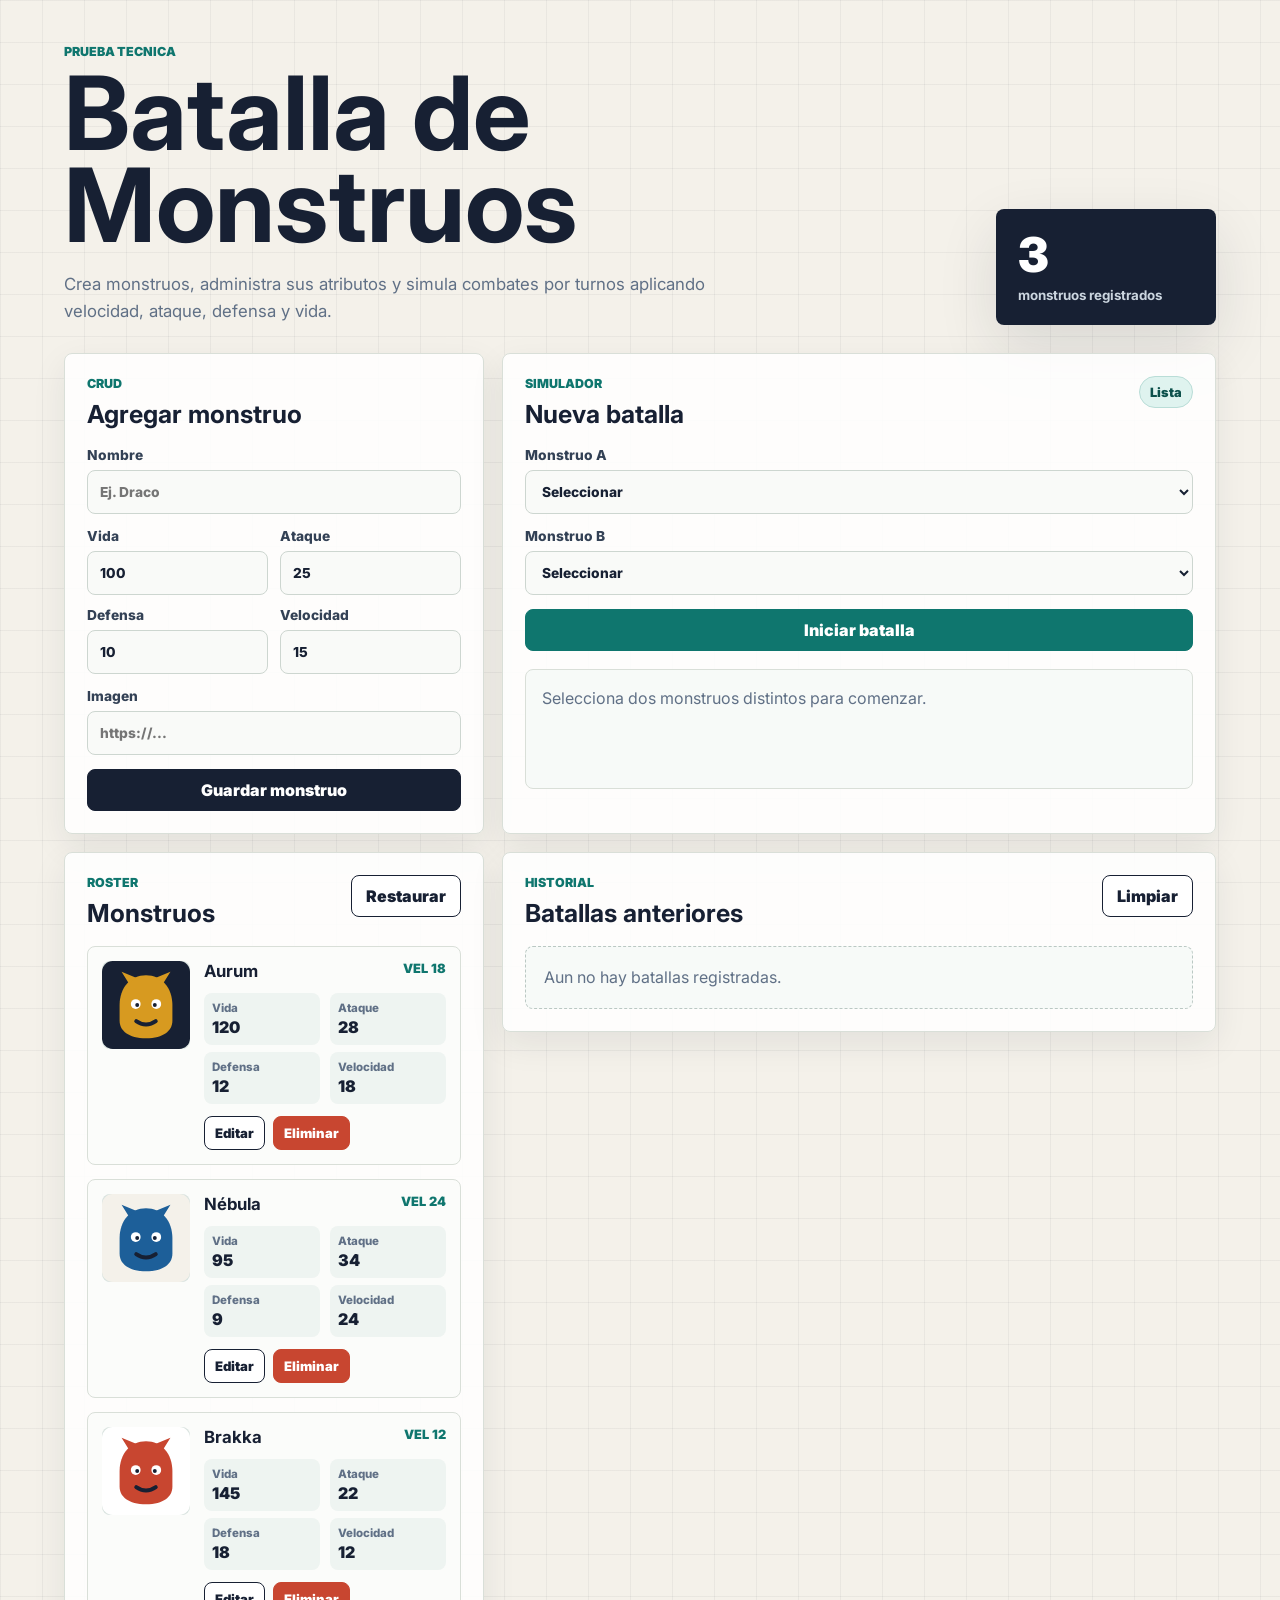
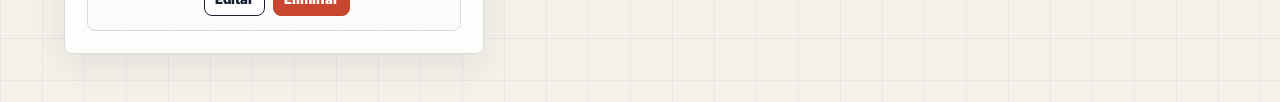
<file: batalla-monstruos/index.html>
<!doctype html>
<html lang="es">
  <head>
    <meta charset="UTF-8" />
    <meta name="viewport" content="width=device-width, initial-scale=1.0" />
    <meta
      name="description"
      content="Aplicacion web Batalla de Monstruos con CRUD y simulacion de batallas por turnos."
    />
    <title>Batalla de Monstruos</title>
    <link rel="preconnect" href="https://fonts.googleapis.com" />
    <link rel="preconnect" href="https://fonts.gstatic.com" crossorigin />
    <link
      href="https://fonts.googleapis.com/css2?family=Inter:wght@400;500;600;700;800;900&display=swap"
      rel="stylesheet"
    />
    <link rel="stylesheet" href="styles.css" />
  </head>
  <body>
    <header class="app-header">
      <div>
        <p class="eyebrow">Prueba tecnica</p>
        <h1>Batalla de Monstruos</h1>
        <p>
          Crea monstruos, administra sus atributos y simula combates por turnos
          aplicando velocidad, ataque, defensa y vida.
        </p>
      </div>
      <div class="header-card">
        <span id="monsterCount">0</span>
        <small>monstruos registrados</small>
      </div>
    </header>

    <main class="layout">
      <section class="panel form-panel" aria-labelledby="formTitle">
        <div class="panel-heading">
          <div>
            <p class="eyebrow">CRUD</p>
            <h2 id="formTitle">Agregar monstruo</h2>
          </div>
          <button class="icon-button hidden" id="cancelEditButton" type="button" title="Cancelar edicion">
            Cancelar
          </button>
        </div>

        <form id="monsterForm" class="monster-form">
          <input type="hidden" id="monsterId" />
          <label>
            Nombre
            <input id="name" name="name" required maxlength="40" placeholder="Ej. Draco" />
          </label>
          <div class="stats-grid">
            <label>
              Vida
              <input id="health" name="health" required min="1" max="999" type="number" value="100" />
            </label>
            <label>
              Ataque
              <input id="attack" name="attack" required min="1" max="999" type="number" value="25" />
            </label>
            <label>
              Defensa
              <input id="defense" name="defense" required min="0" max="999" type="number" value="10" />
            </label>
            <label>
              Velocidad
              <input id="speed" name="speed" required min="1" max="999" type="number" value="15" />
            </label>
          </div>
          <label>
            Imagen
            <input id="image" name="image" type="url" placeholder="https://..." />
          </label>
          <button class="button primary" id="saveMonsterButton" type="submit">Guardar monstruo</button>
        </form>
      </section>

      <section class="panel battle-panel" aria-labelledby="battleTitle">
        <div class="panel-heading">
          <div>
            <p class="eyebrow">Simulador</p>
            <h2 id="battleTitle">Nueva batalla</h2>
          </div>
          <span class="status-pill" id="battleStatus">Lista</span>
        </div>

        <form id="battleForm" class="battle-form">
          <label>
            Monstruo A
            <select id="monsterA" required></select>
          </label>
          <label>
            Monstruo B
            <select id="monsterB" required></select>
          </label>
          <button class="button accent" type="submit">Iniciar batalla</button>
        </form>

        <div class="result-card" id="currentResult">
          <p>Selecciona dos monstruos distintos para comenzar.</p>
        </div>
      </section>

      <section class="panel list-panel" aria-labelledby="listTitle">
        <div class="panel-heading">
          <div>
            <p class="eyebrow">Roster</p>
            <h2 id="listTitle">Monstruos</h2>
          </div>
          <button class="icon-button" id="resetButton" type="button" title="Restaurar datos iniciales">
            Restaurar
          </button>
        </div>
        <div class="monster-grid" id="monsterGrid"></div>
      </section>

      <section class="panel history-panel" aria-labelledby="historyTitle">
        <div class="panel-heading">
          <div>
            <p class="eyebrow">Historial</p>
            <h2 id="historyTitle">Batallas anteriores</h2>
          </div>
          <button class="icon-button" id="clearBattlesButton" type="button" title="Eliminar historial">
            Limpiar
          </button>
        </div>
        <div class="history-list" id="battleHistory"></div>
      </section>
    </main>

    <template id="monsterCardTemplate">
      <article class="monster-card">
        <img alt="" class="monster-image" />
        <div class="monster-info">
          <div class="monster-top">
            <h3></h3>
            <span></span>
          </div>
          <dl class="stat-list"></dl>
          <div class="card-actions">
            <button class="button small edit" type="button">Editar</button>
            <button class="button small danger" type="button">Eliminar</button>
          </div>
        </div>
      </article>
    </template>

    <script src="app.js"></script>
  </body>
</html>
</file>
<file: batalla-monstruos/styles.css>
:root {
  color-scheme: light;
  --bg: #f4f1ea;
  --ink: #172033;
  --muted: #607086;
  --panel: #ffffff;
  --line: #d9dfd8;
  --teal: #0f766e;
  --gold: #d79a20;
  --red: #c84630;
  --blue: #1d5f99;
  --shadow: 0 22px 60px rgba(23, 32, 51, 0.12);
}

* {
  box-sizing: border-box;
}

body {
  min-height: 100vh;
  margin: 0;
  font-family: Inter, system-ui, -apple-system, BlinkMacSystemFont, "Segoe UI", sans-serif;
  color: var(--ink);
  background:
    linear-gradient(90deg, rgba(23, 32, 51, 0.05) 1px, transparent 1px),
    linear-gradient(rgba(23, 32, 51, 0.05) 1px, transparent 1px),
    var(--bg);
  background-size: 42px 42px;
}

button,
input,
select {
  font: inherit;
}

.app-header {
  display: grid;
  grid-template-columns: minmax(0, 1fr) 220px;
  gap: 28px;
  align-items: end;
  padding: 44px clamp(18px, 5vw, 70px) 28px;
}

.eyebrow {
  margin: 0 0 8px;
  color: var(--teal);
  font-size: 0.78rem;
  font-weight: 900;
  letter-spacing: 0;
  text-transform: uppercase;
}

h1,
h2,
h3,
p {
  overflow-wrap: anywhere;
}

h1 {
  max-width: 960px;
  margin: 0;
  font-size: clamp(3rem, 8vw, 6.8rem);
  line-height: 0.9;
}

.app-header p:not(.eyebrow) {
  max-width: 720px;
  margin: 20px 0 0;
  color: var(--muted);
  font-size: 1.05rem;
  line-height: 1.6;
}

.header-card {
  padding: 22px;
  color: white;
  background: var(--ink);
  border-radius: 8px;
  box-shadow: var(--shadow);
}

.header-card span,
.header-card small {
  display: block;
}

.header-card span {
  font-size: 3rem;
  font-weight: 900;
  line-height: 1;
}

.header-card small {
  margin-top: 8px;
  color: #cbd5df;
  font-weight: 700;
}

.layout {
  display: grid;
  grid-template-columns: minmax(300px, 420px) minmax(0, 1fr);
  gap: 18px;
  padding: 0 clamp(18px, 5vw, 70px) 48px;
}

.panel {
  background: rgba(255, 255, 255, 0.88);
  border: 1px solid var(--line);
  border-radius: 8px;
  box-shadow: 0 12px 34px rgba(23, 32, 51, 0.08);
}

.form-panel,
.battle-panel,
.history-panel {
  padding: 22px;
}

.list-panel {
  grid-row: span 2;
  padding: 22px;
}

.panel-heading {
  display: flex;
  align-items: flex-start;
  justify-content: space-between;
  gap: 16px;
  margin-bottom: 18px;
}

.panel-heading h2 {
  margin: 0;
  font-size: 1.55rem;
}

.monster-form,
.battle-form {
  display: grid;
  gap: 14px;
}

label {
  display: grid;
  gap: 7px;
  color: #334155;
  font-size: 0.86rem;
  font-weight: 800;
}

input,
select {
  width: 100%;
  min-height: 44px;
  padding: 0 12px;
  color: var(--ink);
  background: #f9faf8;
  border: 1px solid #cdd6d0;
  border-radius: 8px;
  outline: none;
}

input:focus,
select:focus {
  border-color: var(--teal);
  box-shadow: 0 0 0 3px rgba(15, 118, 110, 0.14);
}

.stats-grid {
  display: grid;
  grid-template-columns: repeat(2, minmax(0, 1fr));
  gap: 12px;
}

.button,
.icon-button {
  min-height: 42px;
  padding: 0 14px;
  border: 1px solid var(--ink);
  border-radius: 8px;
  cursor: pointer;
  font-weight: 900;
  transition: transform 140ms ease, background 140ms ease, color 140ms ease;
}

.button:hover,
.icon-button:hover {
  transform: translateY(-1px);
}

.button.primary {
  color: white;
  background: var(--ink);
}

.button.accent {
  color: white;
  background: var(--teal);
  border-color: var(--teal);
}

.button.small {
  min-height: 34px;
  padding: 0 10px;
  font-size: 0.82rem;
}

.button.edit,
.icon-button {
  color: var(--ink);
  background: white;
}

.button.danger {
  color: white;
  background: var(--red);
  border-color: var(--red);
}

.hidden {
  display: none;
}

.status-pill {
  display: inline-flex;
  min-height: 32px;
  align-items: center;
  padding: 0 10px;
  color: #0d514c;
  background: #dff3ef;
  border: 1px solid #b9ddd7;
  border-radius: 999px;
  font-size: 0.8rem;
  font-weight: 900;
}

.monster-grid {
  display: grid;
  grid-template-columns: repeat(auto-fit, minmax(250px, 1fr));
  gap: 14px;
}

.monster-card {
  display: grid;
  grid-template-columns: 88px minmax(0, 1fr);
  gap: 14px;
  min-height: 176px;
  padding: 14px;
  background: #fbfcfa;
  border: 1px solid var(--line);
  border-radius: 8px;
}

.monster-image {
  width: 88px;
  height: 88px;
  object-fit: cover;
  background: #d9e3df;
  border-radius: 8px;
}

.monster-top {
  display: flex;
  align-items: flex-start;
  justify-content: space-between;
  gap: 10px;
}

.monster-top h3 {
  margin: 0;
  font-size: 1.05rem;
}

.monster-top span {
  color: var(--teal);
  font-size: 0.8rem;
  font-weight: 900;
}

.stat-list {
  display: grid;
  grid-template-columns: repeat(2, minmax(0, 1fr));
  gap: 7px 10px;
  margin: 12px 0 0;
}

.stat-list div {
  padding: 8px;
  background: #eef4f1;
  border-radius: 8px;
}

.stat-list dt {
  color: var(--muted);
  font-size: 0.72rem;
  font-weight: 800;
}

.stat-list dd {
  margin: 2px 0 0;
  font-size: 1rem;
  font-weight: 900;
}

.card-actions {
  display: flex;
  flex-wrap: wrap;
  gap: 8px;
  margin-top: 12px;
}

.result-card {
  min-height: 120px;
  margin-top: 18px;
  padding: 16px;
  background: #f7faf8;
  border: 1px solid var(--line);
  border-radius: 8px;
}

.result-card h3 {
  margin: 0 0 10px;
  font-size: 1.2rem;
}

.result-card p {
  margin: 0;
  color: var(--muted);
  line-height: 1.55;
}

.winner-banner {
  margin-bottom: 12px;
  padding: 12px 14px;
  color: #172033;
  font-weight: 900;
  background: linear-gradient(135deg, #ffe7a3, #f7b84b);
  border: 1px solid rgba(215, 154, 32, 0.42);
  border-radius: 8px;
  box-shadow: var(--shadow-soft);
}

.turn-log {
  display: grid;
  gap: 8px;
  max-height: 260px;
  margin-top: 14px;
  padding-right: 6px;
  overflow: auto;
}

.turn-log li,
.history-item {
  padding: 10px;
  background: white;
  border: 1px solid var(--line);
  border-radius: 8px;
  line-height: 1.4;
}

.turn-log li {
  animation: turnIn 240ms ease both;
}

@keyframes turnIn {
  from {
    opacity: 0;
    transform: translateY(8px);
  }

  to {
    opacity: 1;
    transform: translateY(0);
  }
}

.history-list {
  display: grid;
  gap: 10px;
}

.history-item {
  display: grid;
  gap: 8px;
}

.history-top {
  display: flex;
  align-items: flex-start;
  justify-content: space-between;
  gap: 12px;
}

.history-top strong {
  display: block;
}

.history-top small {
  color: var(--muted);
}

.empty-state {
  padding: 18px;
  color: var(--muted);
  background: #f7faf8;
  border: 1px dashed #bac8c3;
  border-radius: 8px;
  line-height: 1.55;
}

@media (max-width: 980px) {
  .app-header,
  .layout {
    grid-template-columns: 1fr;
  }

  .list-panel {
    grid-row: auto;
  }
}

@media (max-width: 620px) {
  .app-header {
    padding-top: 28px;
  }

  .stats-grid,
  .monster-grid {
    grid-template-columns: 1fr;
  }

  .monster-card {
    grid-template-columns: 72px minmax(0, 1fr);
  }

  .monster-image {
    width: 72px;
    height: 72px;
  }
}
</file>
